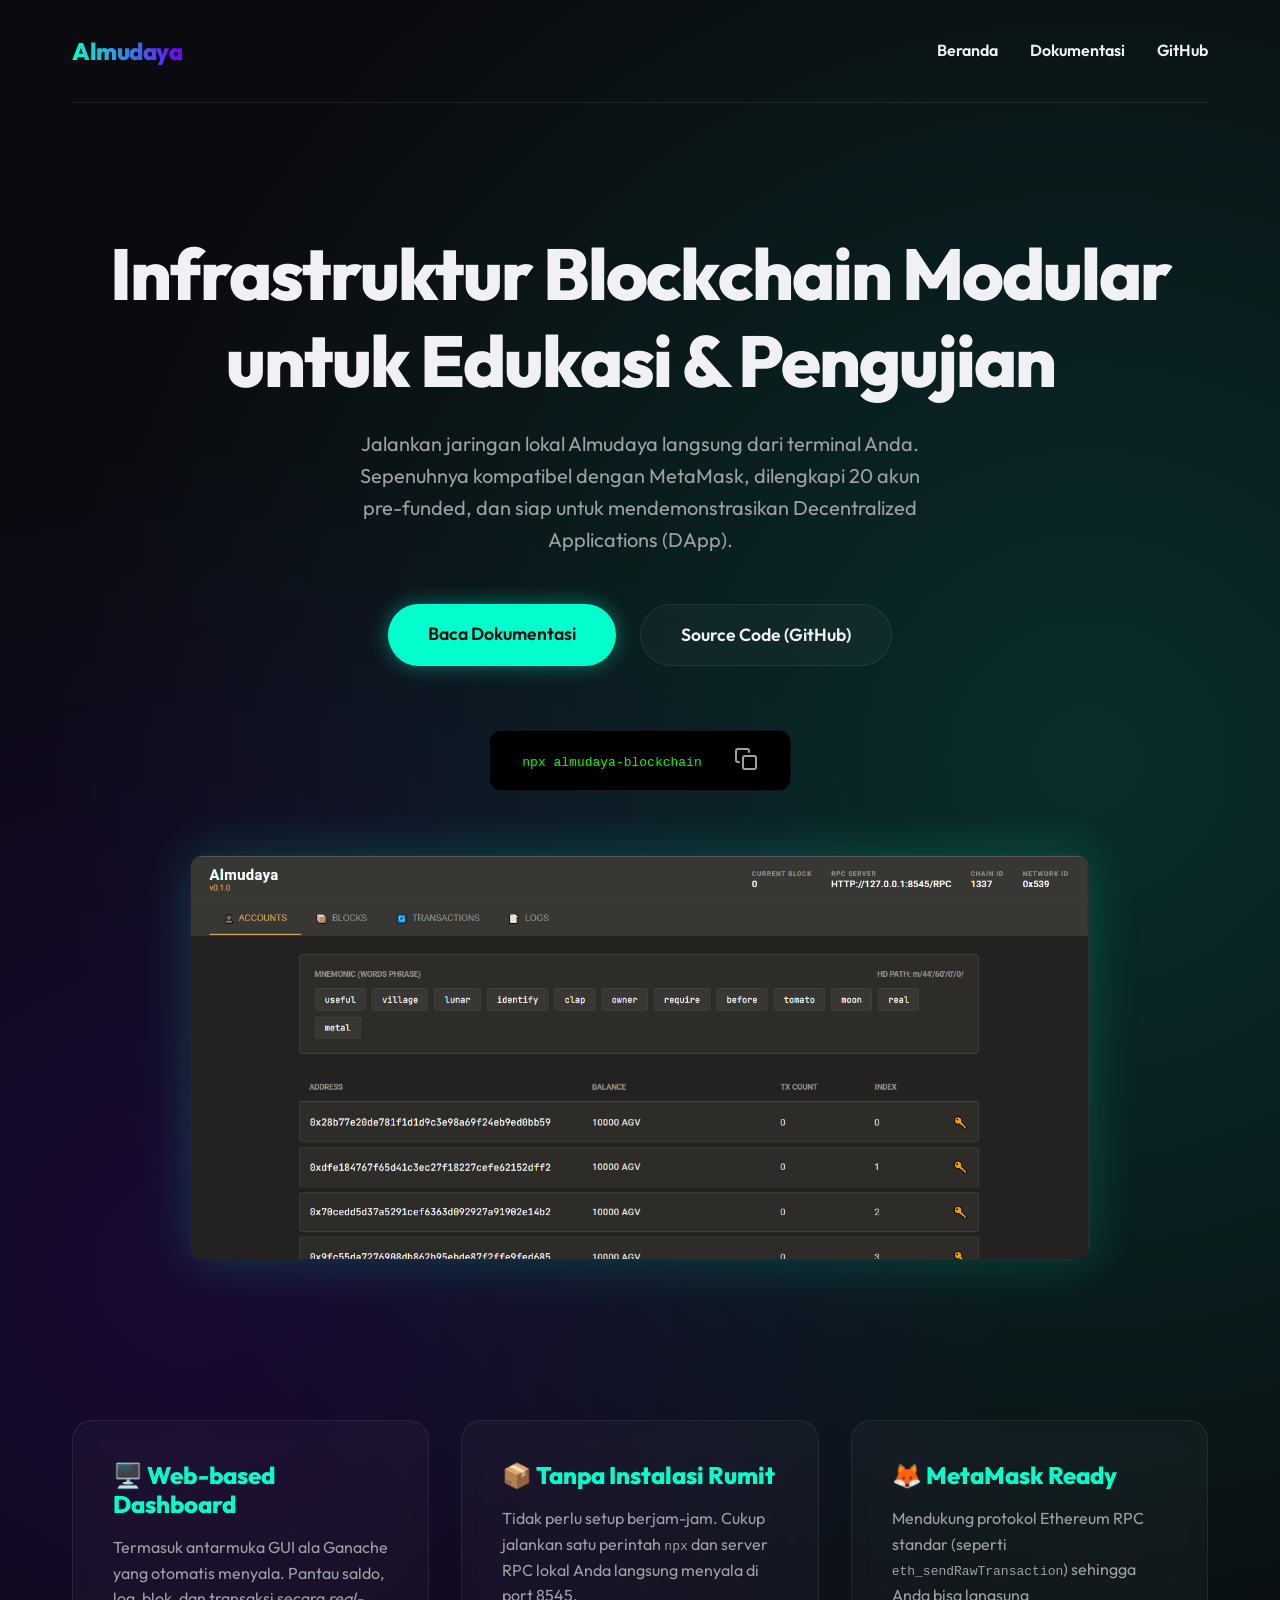
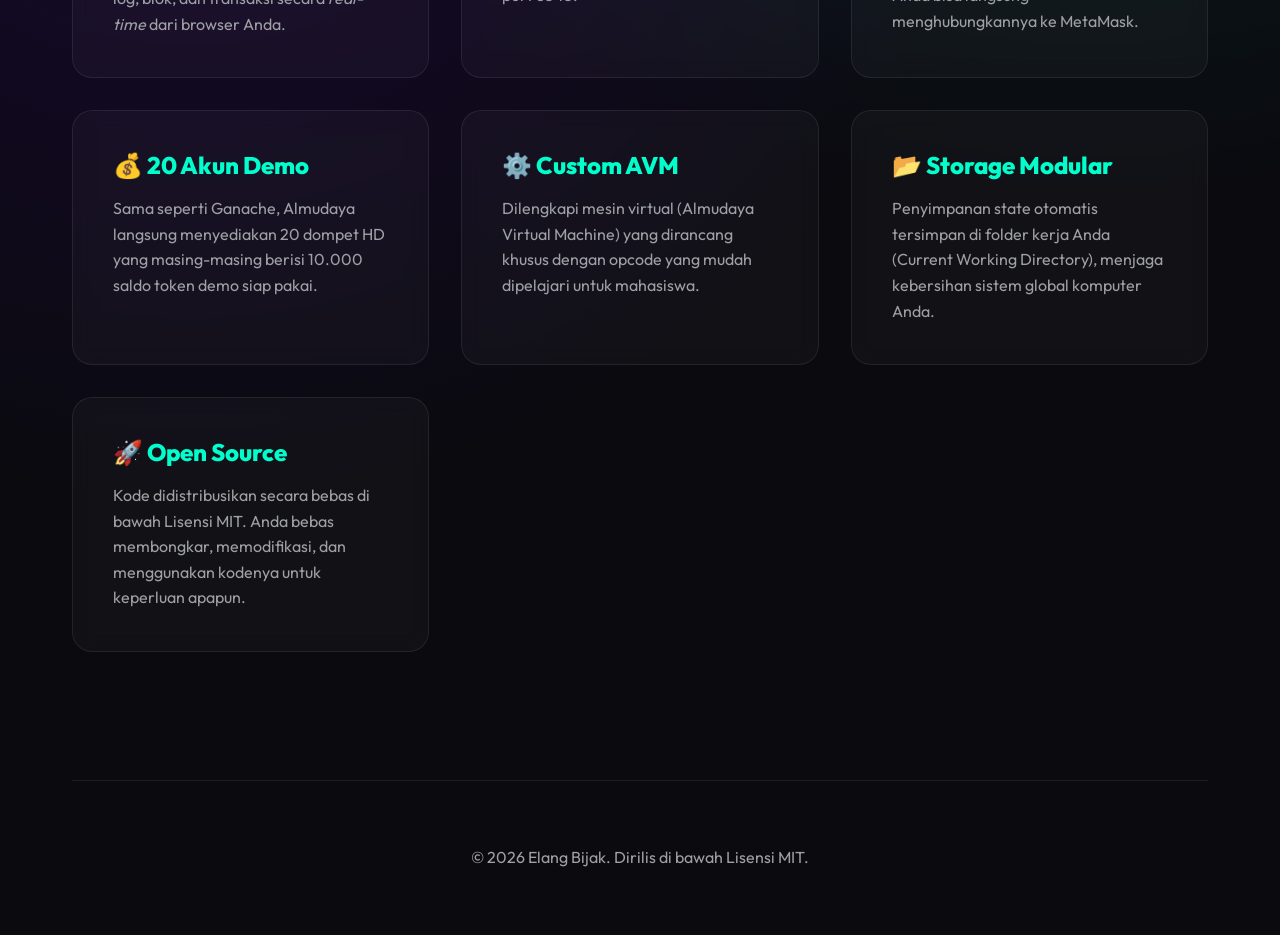
<file: index.html>
<!DOCTYPE html>
<html lang="id">
<head>
    <meta charset="UTF-8">
    <meta name="viewport" content="width=device-width, initial-scale=1.0">
    <meta name="description" content="Almudaya Blockchain - Infrastruktur Pembelajaran dan Pengembangan DApp Modular.">
    <title>Almudaya Blockchain | Node.js Modular Network</title>
    <link rel="stylesheet" href="styles.css">
</head>
<body>
    <div class="container">
        <nav>
            <div class="brand">Almudaya</div>
            <div class="nav-links">
                <a href="index.html">Beranda</a>
                <a href="tutorial.html">Dokumentasi</a>
                <a href="https://github.com/elangbijak4/almudaya-blockchain" target="_blank">GitHub</a>
            </div>
        </nav>

        <header class="hero">
            <h1>Infrastruktur Blockchain Modular untuk Edukasi & Pengujian</h1>
            <p>Jalankan jaringan lokal Almudaya langsung dari terminal Anda. Sepenuhnya kompatibel dengan MetaMask, dilengkapi 20 akun pre-funded, dan siap untuk mendemonstrasikan Decentralized Applications (DApp).</p>
            
            <div class="hero-actions">
                <a href="tutorial.html" class="btn btn-primary">Baca Dokumentasi</a>
                <a href="https://github.com/elangbijak4/almudaya-blockchain" target="_blank" class="btn btn-secondary">Source Code (GitHub)</a>
            </div>

            <div class="install-box">
                <span id="install-cmd"><code>npx almudaya-blockchain</code></span>
                <button class="copy-btn" onclick="copyInstallCmd()" aria-label="Copy to clipboard">
                    <svg width="24" height="24" viewBox="0 0 24 24" fill="none" stroke="currentColor" stroke-width="2" stroke-linecap="round" stroke-linejoin="round">
                        <rect x="9" y="9" width="13" height="13" rx="2" ry="2"></rect>
                        <path d="M5 15H4a2 2 0 0 1-2-2V4a2 2 0 0 1 2-2h9a2 2 0 0 1 2 2v1"></path>
                    </svg>
                </button>
            </div>

            <div class="app-showcase">
                <img src="assets/dashboard.png" alt="Almudaya Dashboard GUI Preview">
            </div>
        </header>

        <section class="features">
            <div class="feature-card">
                <h3>🖥️ Web-based Dashboard</h3>
                <p>Termasuk antarmuka GUI ala Ganache yang otomatis menyala. Pantau saldo, log, blok, dan transaksi secara <i>real-time</i> dari browser Anda.</p>
            </div>
            <div class="feature-card">
                <h3>📦 Tanpa Instalasi Rumit</h3>
                <p>Tidak perlu setup berjam-jam. Cukup jalankan satu perintah <code>npx</code> dan server RPC lokal Anda langsung menyala di port 8545.</p>
            </div>
            <div class="feature-card">
                <h3>🦊 MetaMask Ready</h3>
                <p>Mendukung protokol Ethereum RPC standar (seperti <code>eth_sendRawTransaction</code>) sehingga Anda bisa langsung menghubungkannya ke MetaMask.</p>
            </div>
            <div class="feature-card">
                <h3>💰 20 Akun Demo</h3>
                <p>Sama seperti Ganache, Almudaya langsung menyediakan 20 dompet HD yang masing-masing berisi 10.000 saldo token demo siap pakai.</p>
            </div>
            <div class="feature-card">
                <h3>⚙️ Custom AVM</h3>
                <p>Dilengkapi mesin virtual (Almudaya Virtual Machine) yang dirancang khusus dengan opcode yang mudah dipelajari untuk mahasiswa.</p>
            </div>
            <div class="feature-card">
                <h3>📂 Storage Modular</h3>
                <p>Penyimpanan state otomatis tersimpan di folder kerja Anda (Current Working Directory), menjaga kebersihan sistem global komputer Anda.</p>
            </div>
            <div class="feature-card">
                <h3>🚀 Open Source</h3>
                <p>Kode didistribusikan secara bebas di bawah Lisensi MIT. Anda bebas membongkar, memodifikasi, dan menggunakan kodenya untuk keperluan apapun.</p>
            </div>
        </section>

        <footer>
            <p>&copy; 2026 Elang Bijak. Dirilis di bawah Lisensi MIT.</p>
        </footer>
    </div>

    <script src="script.js"></script>
</body>
</html>
</file>
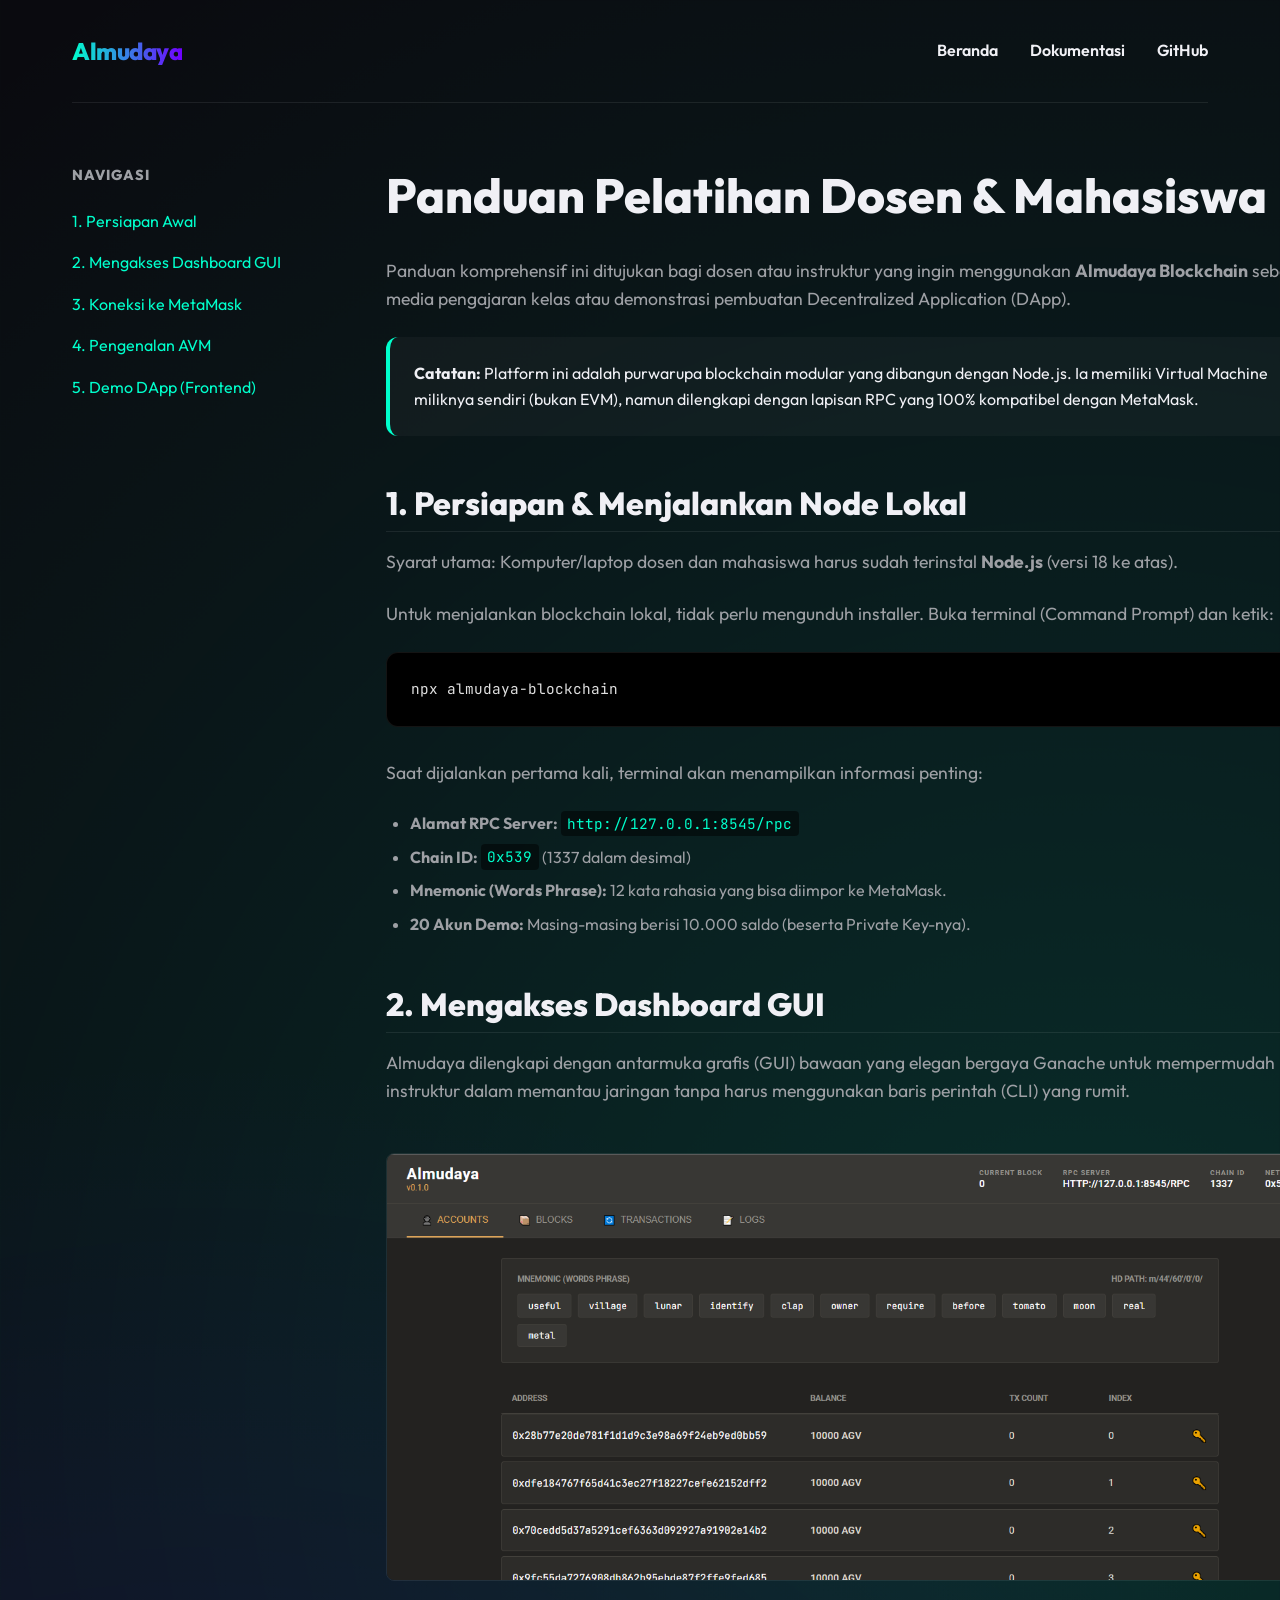
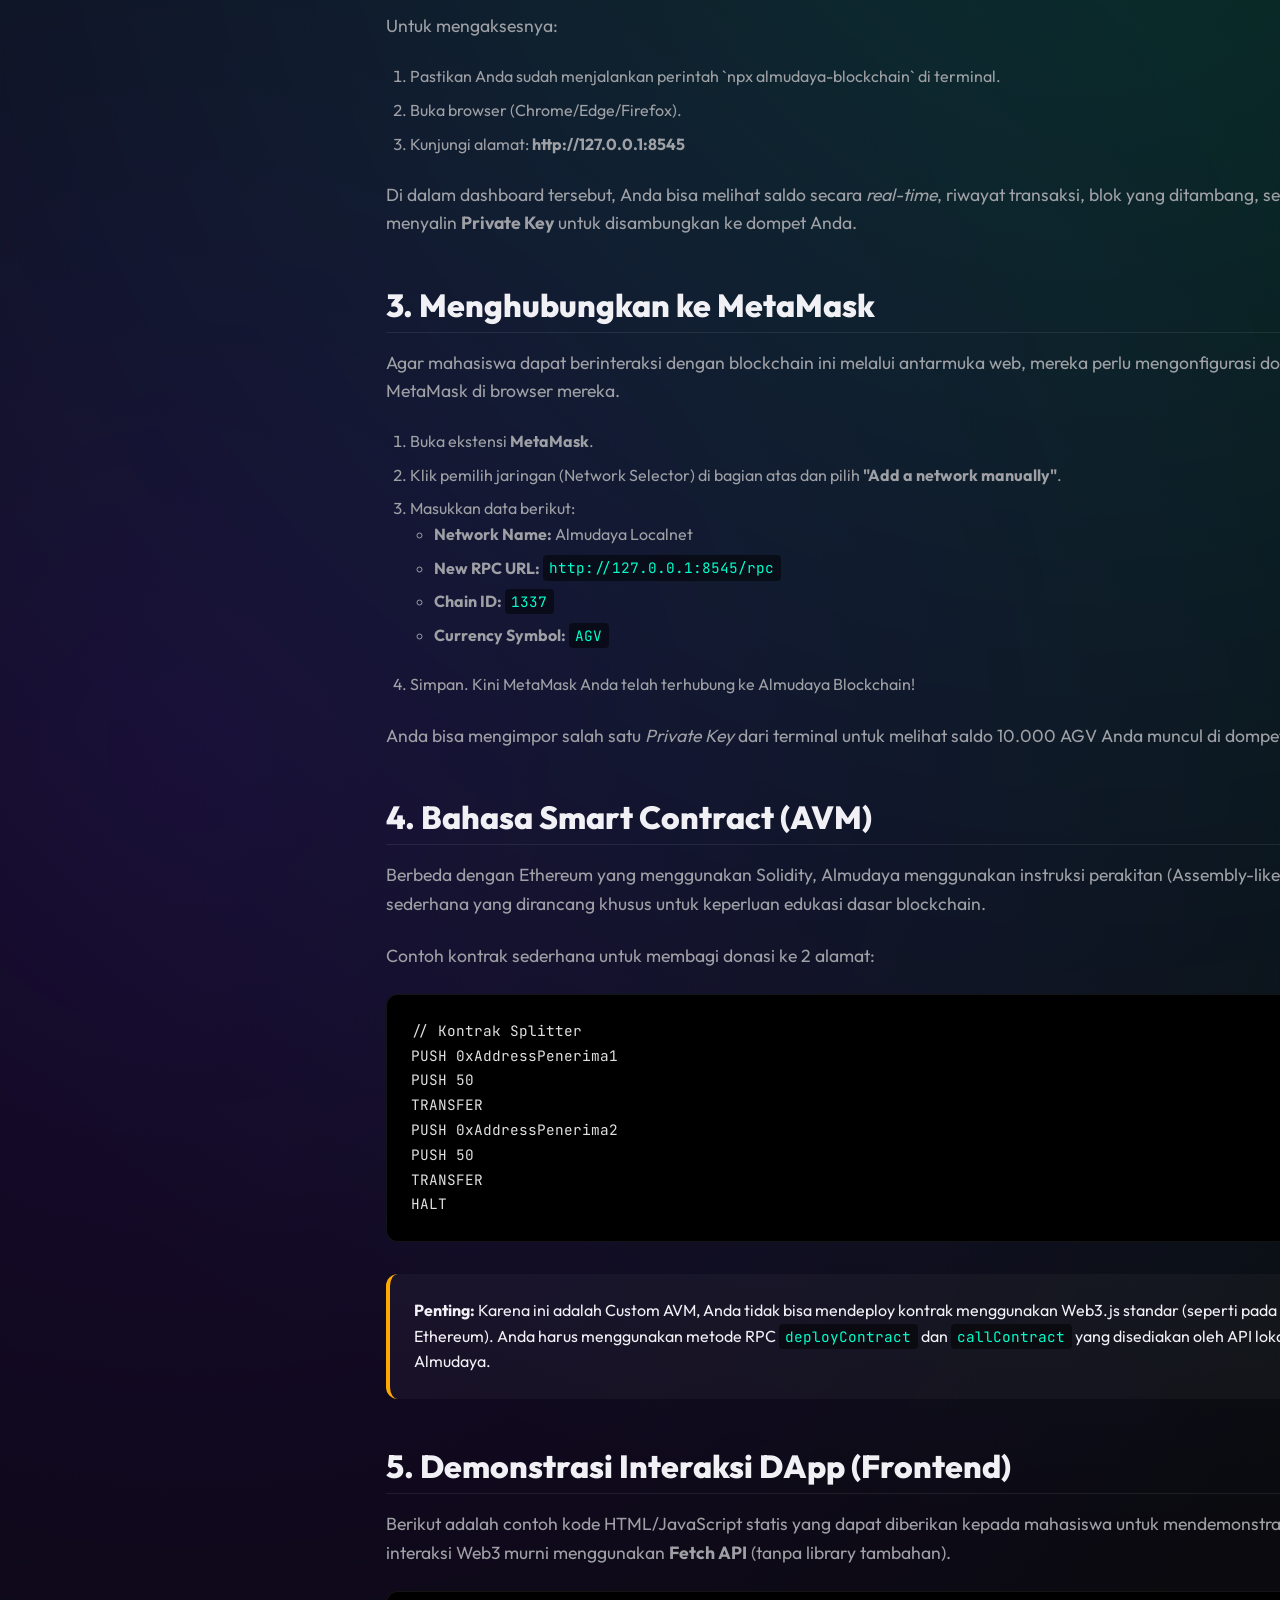
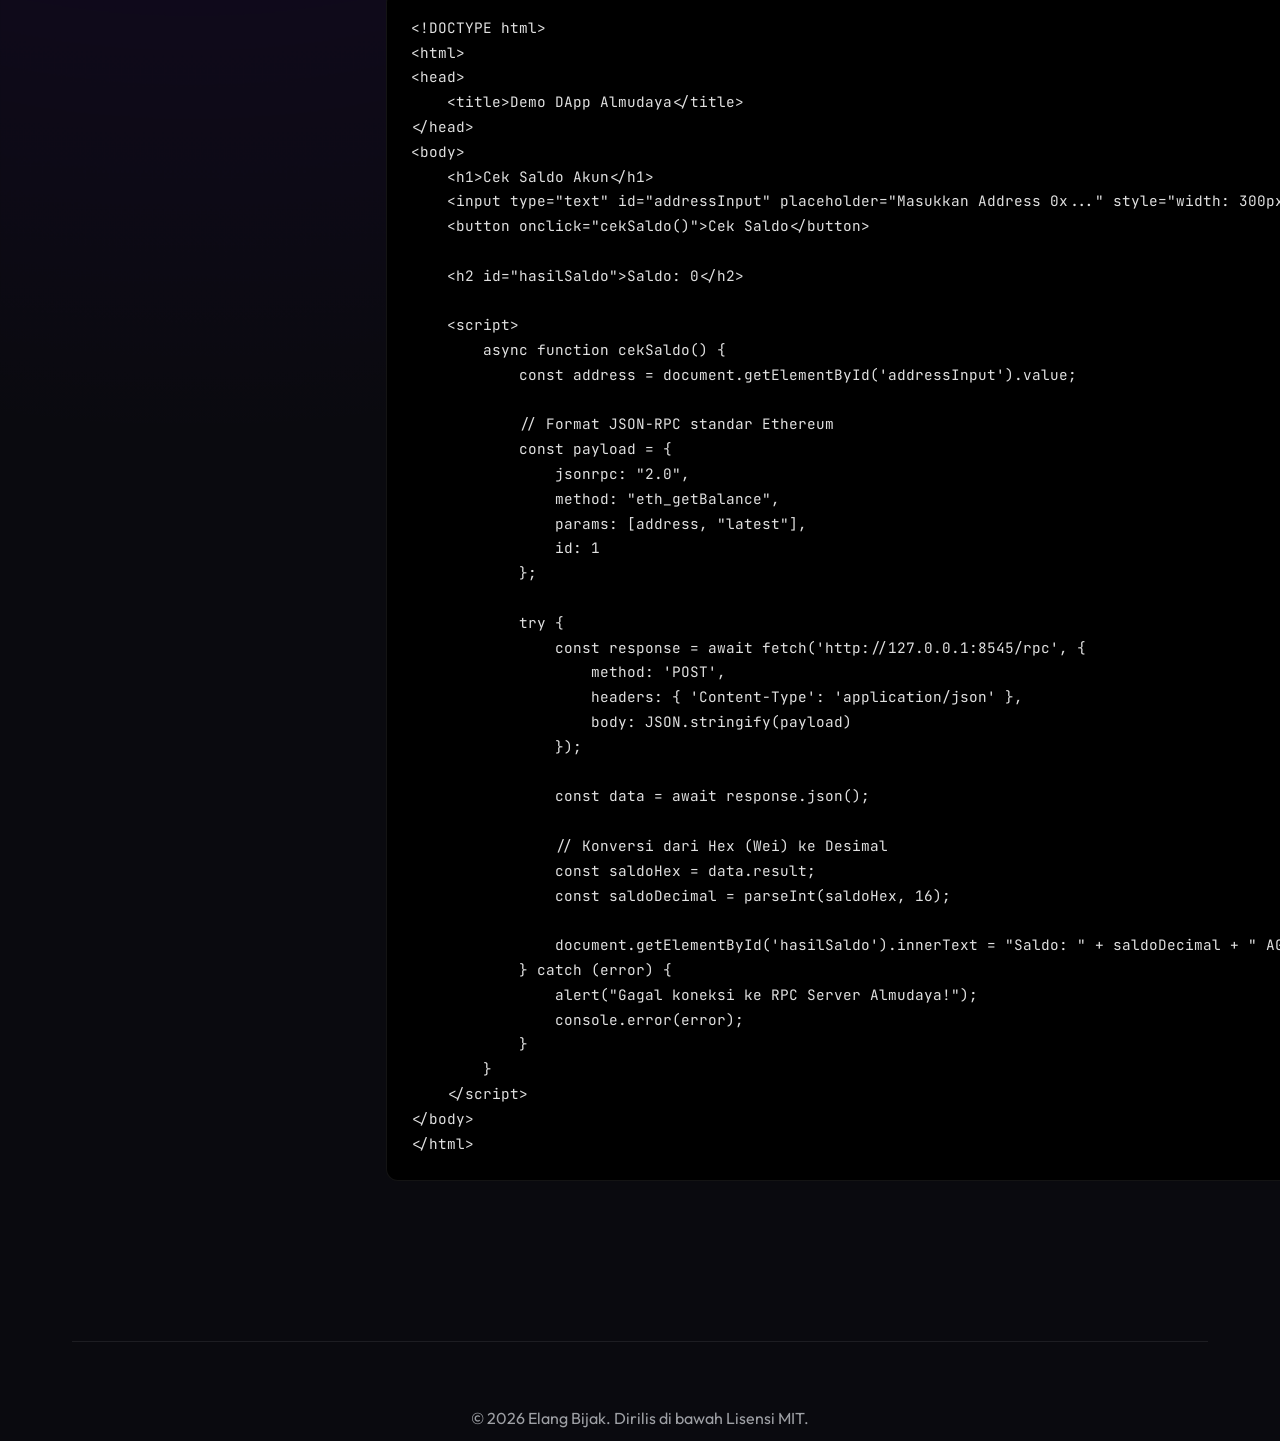
<file: tutorial.html>
<!DOCTYPE html>
<html lang="id">
<head>
    <meta charset="UTF-8">
    <meta name="viewport" content="width=device-width, initial-scale=1.0">
    <title>Dokumentasi | Almudaya Blockchain</title>
    <link rel="stylesheet" href="styles.css">
</head>
<body>
    <div class="container">
        <nav>
            <div class="brand">Almudaya</div>
            <div class="nav-links">
                <a href="index.html">Beranda</a>
                <a href="tutorial.html" class="active">Dokumentasi</a>
                <a href="https://github.com/elangbijak4/almudaya-blockchain" target="_blank">GitHub</a>
            </div>
        </nav>

        <div class="docs-layout">
            <aside class="sidebar">
                <h3>Navigasi</h3>
                <ul id="toc">
                    <li><a href="#persiapan" class="active">1. Persiapan Awal</a></li>
                    <li><a href="#dashboard">2. Mengakses Dashboard GUI</a></li>
                    <li><a href="#metamask">3. Koneksi ke MetaMask</a></li>
                    <li><a href="#smart-contract">4. Pengenalan AVM</a></li>
                    <li><a href="#demo-dapp">5. Demo DApp (Frontend)</a></li>
                </ul>
            </aside>

            <main class="content">
                <h1>Panduan Pelatihan Dosen & Mahasiswa</h1>
                <p>Panduan komprehensif ini ditujukan bagi dosen atau instruktur yang ingin menggunakan <strong>Almudaya Blockchain</strong> sebagai media pengajaran kelas atau demonstrasi pembuatan Decentralized Application (DApp).</p>

                <div class="alert alert-info">
                    <strong>Catatan:</strong> Platform ini adalah purwarupa blockchain modular yang dibangun dengan Node.js. Ia memiliki Virtual Machine miliknya sendiri (bukan EVM), namun dilengkapi dengan lapisan RPC yang 100% kompatibel dengan MetaMask.
                </div>

                <h2 id="persiapan">1. Persiapan & Menjalankan Node Lokal</h2>
                <p>Syarat utama: Komputer/laptop dosen dan mahasiswa harus sudah terinstal <strong>Node.js</strong> (versi 18 ke atas).</p>
                
                <p>Untuk menjalankan blockchain lokal, tidak perlu mengunduh installer. Buka terminal (Command Prompt) dan ketik:</p>
                <pre><code>npx almudaya-blockchain</code></pre>
                
                <p>Saat dijalankan pertama kali, terminal akan menampilkan informasi penting:</p>
                <ul>
                    <li><strong>Alamat RPC Server:</strong> <code>http://127.0.0.1:8545/rpc</code></li>
                    <li><strong>Chain ID:</strong> <code>0x539</code> (1337 dalam desimal)</li>
                    <li><strong>Mnemonic (Words Phrase):</strong> 12 kata rahasia yang bisa diimpor ke MetaMask.</li>
                    <li><strong>20 Akun Demo:</strong> Masing-masing berisi 10.000 saldo (beserta Private Key-nya).</li>
                </ul>

                <h2 id="dashboard">2. Mengakses Dashboard GUI</h2>
                <p>Almudaya dilengkapi dengan antarmuka grafis (GUI) bawaan yang elegan bergaya Ganache untuk mempermudah instruktur dalam memantau jaringan tanpa harus menggunakan baris perintah (CLI) yang rumit.</p>
                <img src="assets/dashboard.png" alt="Tampilan Dashboard Almudaya" style="max-width: 100%; border-radius: 8px; border: 1px solid var(--border-glass); margin: 1.5rem 0;">
                <p>Untuk mengaksesnya:</p>
                <ol>
                    <li>Pastikan Anda sudah menjalankan perintah `npx almudaya-blockchain` di terminal.</li>
                    <li>Buka browser (Chrome/Edge/Firefox).</li>
                    <li>Kunjungi alamat: <strong>http://127.0.0.1:8545</strong></li>
                </ol>
                <p>Di dalam dashboard tersebut, Anda bisa melihat saldo secara <i>real-time</i>, riwayat transaksi, blok yang ditambang, serta menyalin <strong>Private Key</strong> untuk disambungkan ke dompet Anda.</p>

                <h2 id="metamask">3. Menghubungkan ke MetaMask</h2>
                <p>Agar mahasiswa dapat berinteraksi dengan blockchain ini melalui antarmuka web, mereka perlu mengonfigurasi dompet MetaMask di browser mereka.</p>
                
                <ol>
                    <li>Buka ekstensi <strong>MetaMask</strong>.</li>
                    <li>Klik pemilih jaringan (Network Selector) di bagian atas dan pilih <strong>"Add a network manually"</strong>.</li>
                    <li>Masukkan data berikut:
                        <ul>
                            <li><strong>Network Name:</strong> Almudaya Localnet</li>
                            <li><strong>New RPC URL:</strong> <code>http://127.0.0.1:8545/rpc</code></li>
                            <li><strong>Chain ID:</strong> <code>1337</code></li>
                            <li><strong>Currency Symbol:</strong> <code>AGV</code></li>
                        </ul>
                    </li>
                    <li>Simpan. Kini MetaMask Anda telah terhubung ke Almudaya Blockchain!</li>
                </ol>
                <p>Anda bisa mengimpor salah satu <em>Private Key</em> dari terminal untuk melihat saldo 10.000 AGV Anda muncul di dompet.</p>

                <h2 id="smart-contract">4. Bahasa Smart Contract (AVM)</h2>
                <p>Berbeda dengan Ethereum yang menggunakan Solidity, Almudaya menggunakan instruksi perakitan (Assembly-like) sederhana yang dirancang khusus untuk keperluan edukasi dasar blockchain.</p>
                
                <p>Contoh kontrak sederhana untuk membagi donasi ke 2 alamat:</p>
                <pre><code>// Kontrak Splitter
PUSH 0xAddressPenerima1
PUSH 50
TRANSFER
PUSH 0xAddressPenerima2
PUSH 50
TRANSFER
HALT</code></pre>

                <div class="alert alert-warning">
                    <strong>Penting:</strong> Karena ini adalah Custom AVM, Anda tidak bisa mendeploy kontrak menggunakan Web3.js standar (seperti pada Ethereum). Anda harus menggunakan metode RPC <code>deployContract</code> dan <code>callContract</code> yang disediakan oleh API lokal Almudaya.
                </div>

                <h2 id="demo-dapp">5. Demonstrasi Interaksi DApp (Frontend)</h2>
                <p>Berikut adalah contoh kode HTML/JavaScript statis yang dapat diberikan kepada mahasiswa untuk mendemonstrasikan interaksi Web3 murni menggunakan <strong>Fetch API</strong> (tanpa library tambahan).</p>

                <pre><code>&lt;!DOCTYPE html&gt;
&lt;html&gt;
&lt;head&gt;
    &lt;title&gt;Demo DApp Almudaya&lt;/title&gt;
&lt;/head&gt;
&lt;body&gt;
    &lt;h1&gt;Cek Saldo Akun&lt;/h1&gt;
    &lt;input type="text" id="addressInput" placeholder="Masukkan Address 0x..." style="width: 300px;"&gt;
    &lt;button onclick="cekSaldo()"&gt;Cek Saldo&lt;/button&gt;
    
    &lt;h2 id="hasilSaldo"&gt;Saldo: 0&lt;/h2&gt;

    &lt;script&gt;
        async function cekSaldo() {
            const address = document.getElementById('addressInput').value;
            
            // Format JSON-RPC standar Ethereum
            const payload = {
                jsonrpc: "2.0",
                method: "eth_getBalance",
                params: [address, "latest"],
                id: 1
            };

            try {
                const response = await fetch('http://127.0.0.1:8545/rpc', {
                    method: 'POST',
                    headers: { 'Content-Type': 'application/json' },
                    body: JSON.stringify(payload)
                });
                
                const data = await response.json();
                
                // Konversi dari Hex (Wei) ke Desimal
                const saldoHex = data.result;
                const saldoDecimal = parseInt(saldoHex, 16);
                
                document.getElementById('hasilSaldo').innerText = "Saldo: " + saldoDecimal + " AGV";
            } catch (error) {
                alert("Gagal koneksi ke RPC Server Almudaya!");
                console.error(error);
            }
        }
    &lt;/script&gt;
&lt;/body&gt;
&lt;/html&gt;</code></pre>

            </main>
        </div>

        <footer>
            <p>&copy; 2026 Elang Bijak. Dirilis di bawah Lisensi MIT.</p>
        </footer>
    </div>
    
    <script src="script.js"></script>
</body>
</html>
</file>
<file: styles.css>
@import url('https://fonts.googleapis.com/css2?family=Outfit:wght@300;400;600;800&family=JetBrains+Mono:wght@400;700&display=swap');

:root {
    --bg-dark: #0a0a0f;
    --bg-card: rgba(255, 255, 255, 0.03);
    --border-glass: rgba(255, 255, 255, 0.08);
    --primary: #00ffcc;
    --primary-glow: rgba(0, 255, 204, 0.4);
    --secondary: #7000ff;
    --text-main: #f0f0f5;
    --text-muted: #9ea0a5;
}

* {
    box-sizing: border-box;
    margin: 0;
    padding: 0;
}

body {
    font-family: 'Outfit', sans-serif;
    background-color: var(--bg-dark);
    color: var(--text-main);
    line-height: 1.6;
    overflow-x: hidden;
    background-image: 
        radial-gradient(circle at 15% 50%, rgba(112, 0, 255, 0.15) 0%, transparent 50%),
        radial-gradient(circle at 85% 30%, rgba(0, 255, 204, 0.15) 0%, transparent 50%);
}

h1, h2, h3, h4 {
    font-weight: 800;
    line-height: 1.2;
}

a {
    color: var(--primary);
    text-decoration: none;
    transition: all 0.3s ease;
}

a:hover {
    text-shadow: 0 0 10px var(--primary-glow);
}

.container {
    max-width: 1200px;
    margin: 0 auto;
    padding: 0 2rem;
}

/* Navbar */
nav {
    display: flex;
    justify-content: space-between;
    align-items: center;
    padding: 2rem 0;
    border-bottom: 1px solid var(--border-glass);
}

.brand {
    font-size: 1.5rem;
    font-weight: 800;
    background: linear-gradient(90deg, var(--primary), var(--secondary));
    -webkit-background-clip: text;
    -webkit-text-fill-color: transparent;
    letter-spacing: -0.5px;
}

.nav-links {
    display: flex;
    gap: 2rem;
}

.nav-links a {
    color: var(--text-main);
    font-weight: 600;
}

.nav-links a:hover {
    color: var(--primary);
}

/* Hero Section */
.hero {
    text-align: center;
    padding: 8rem 0 6rem;
    position: relative;
}

.hero h1 {
    font-size: 4.5rem;
    margin-bottom: 1.5rem;
    letter-spacing: -2px;
}

.hero p {
    font-size: 1.25rem;
    color: var(--text-muted);
    max-width: 600px;
    margin: 0 auto 3rem;
}

/* Buttons */
.btn {
    display: inline-block;
    padding: 1rem 2.5rem;
    border-radius: 50px;
    font-weight: 600;
    font-size: 1.1rem;
    cursor: pointer;
    transition: all 0.3s ease;
    border: none;
}

.btn-primary {
    background: var(--primary);
    color: var(--bg-dark);
    box-shadow: 0 0 20px var(--primary-glow);
}

.btn-primary:hover {
    box-shadow: 0 0 40px var(--primary-glow);
    transform: translateY(-2px);
    color: var(--bg-dark);
}

.btn-secondary {
    background: var(--bg-card);
    color: var(--text-main);
    border: 1px solid var(--border-glass);
    backdrop-filter: blur(10px);
}

.btn-secondary:hover {
    background: rgba(255, 255, 255, 0.1);
    transform: translateY(-2px);
}

.hero-actions {
    display: flex;
    gap: 1.5rem;
    justify-content: center;
}

/* Install Box */
.install-box {
    margin-top: 4rem;
    display: inline-flex;
    align-items: center;
    background: #000;
    border: 1px solid var(--border-glass);
    padding: 1rem 2rem;
    border-radius: 12px;
    font-family: 'JetBrains Mono', monospace;
    gap: 2rem;
}

.install-box code {
    color: #0f0;
}

.copy-btn {
    background: none;
    border: none;
    color: var(--text-muted);
    cursor: pointer;
    transition: color 0.3s;
}

.copy-btn:hover {
    color: var(--primary);
}

/* Features Grid */
.features {
    display: grid;
    grid-template-columns: repeat(auto-fit, minmax(300px, 1fr));
    gap: 2rem;
    padding: 4rem 0;
}

.feature-card {
    background: var(--bg-card);
    border: 1px solid var(--border-glass);
    padding: 2.5rem;
    border-radius: 20px;
    backdrop-filter: blur(10px);
    transition: transform 0.3s ease, border-color 0.3s ease;
}

.feature-card:hover {
    transform: translateY(-10px);
    border-color: var(--primary-glow);
}

.feature-card h3 {
    font-size: 1.5rem;
    margin-bottom: 1rem;
    color: var(--primary);
}

.feature-card p {
    color: var(--text-muted);
}

/* Tutorial Layout */
.docs-layout {
    display: grid;
    grid-template-columns: 250px 1fr;
    gap: 4rem;
    padding: 4rem 0;
}

.sidebar {
    position: sticky;
    top: 2rem;
    height: max-content;
}

.sidebar h3 {
    margin-bottom: 1.5rem;
    color: var(--text-muted);
    text-transform: uppercase;
    font-size: 0.9rem;
    letter-spacing: 1px;
}

.sidebar ul {
    list-style: none;
}

.sidebar li {
    margin-bottom: 1rem;
}

.sidebar a {
    color: var(--text-muted);
    font-weight: 400;
}

.sidebar a:hover, .sidebar a.active {
    color: var(--primary);
}

.content h1 {
    font-size: 3rem;
    margin-bottom: 2rem;
}

.content h2 {
    font-size: 2rem;
    margin: 3rem 0 1rem;
    padding-bottom: 0.5rem;
    border-bottom: 1px solid var(--border-glass);
}

.content p {
    margin-bottom: 1.5rem;
    color: var(--text-muted);
    font-size: 1.1rem;
}

.content ul, .content ol {
    margin-bottom: 1.5rem;
    padding-left: 1.5rem;
    color: var(--text-muted);
}

.content li {
    margin-bottom: 0.5rem;
}

.content code {
    font-family: 'JetBrains Mono', monospace;
    background: rgba(0, 0, 0, 0.5);
    padding: 0.2rem 0.4rem;
    border-radius: 4px;
    font-size: 0.9em;
    color: var(--primary);
}

.content pre {
    background: #000;
    border: 1px solid var(--border-glass);
    padding: 1.5rem;
    border-radius: 12px;
    overflow-x: auto;
    margin-bottom: 2rem;
    position: relative;
}

.content pre code {
    background: none;
    padding: 0;
    color: #e0e0e0;
}

/* Alert Boxes */
.alert {
    padding: 1.5rem;
    border-radius: 12px;
    margin-bottom: 2rem;
    border-left: 4px solid;
    background: var(--bg-card);
}

.alert-info {
    border-color: var(--primary);
}

.alert-warning {
    border-color: #ffaa00;
}

/* App Showcase Image */
.app-showcase {
    margin: 4rem auto 0;
    max-width: 900px;
    border-radius: 12px;
    overflow: hidden;
    box-shadow: 0 0 50px rgba(0, 255, 204, 0.2);
    border: 1px solid var(--border-glass);
    transition: transform 0.3s ease;
}

.app-showcase:hover {
    transform: scale(1.02);
}

.app-showcase img {
    width: 100%;
    height: auto;
    display: block;
}

/* Footer */
footer {
    text-align: center;
    padding: 4rem 0;
    border-top: 1px solid var(--border-glass);
    margin-top: 4rem;
    color: var(--text-muted);
}

@media (max-width: 768px) {
    .hero h1 { font-size: 3rem; }
    .hero-actions { flex-direction: column; }
    .docs-layout { grid-template-columns: 1fr; }
    .sidebar { display: none; }
}
</file>
